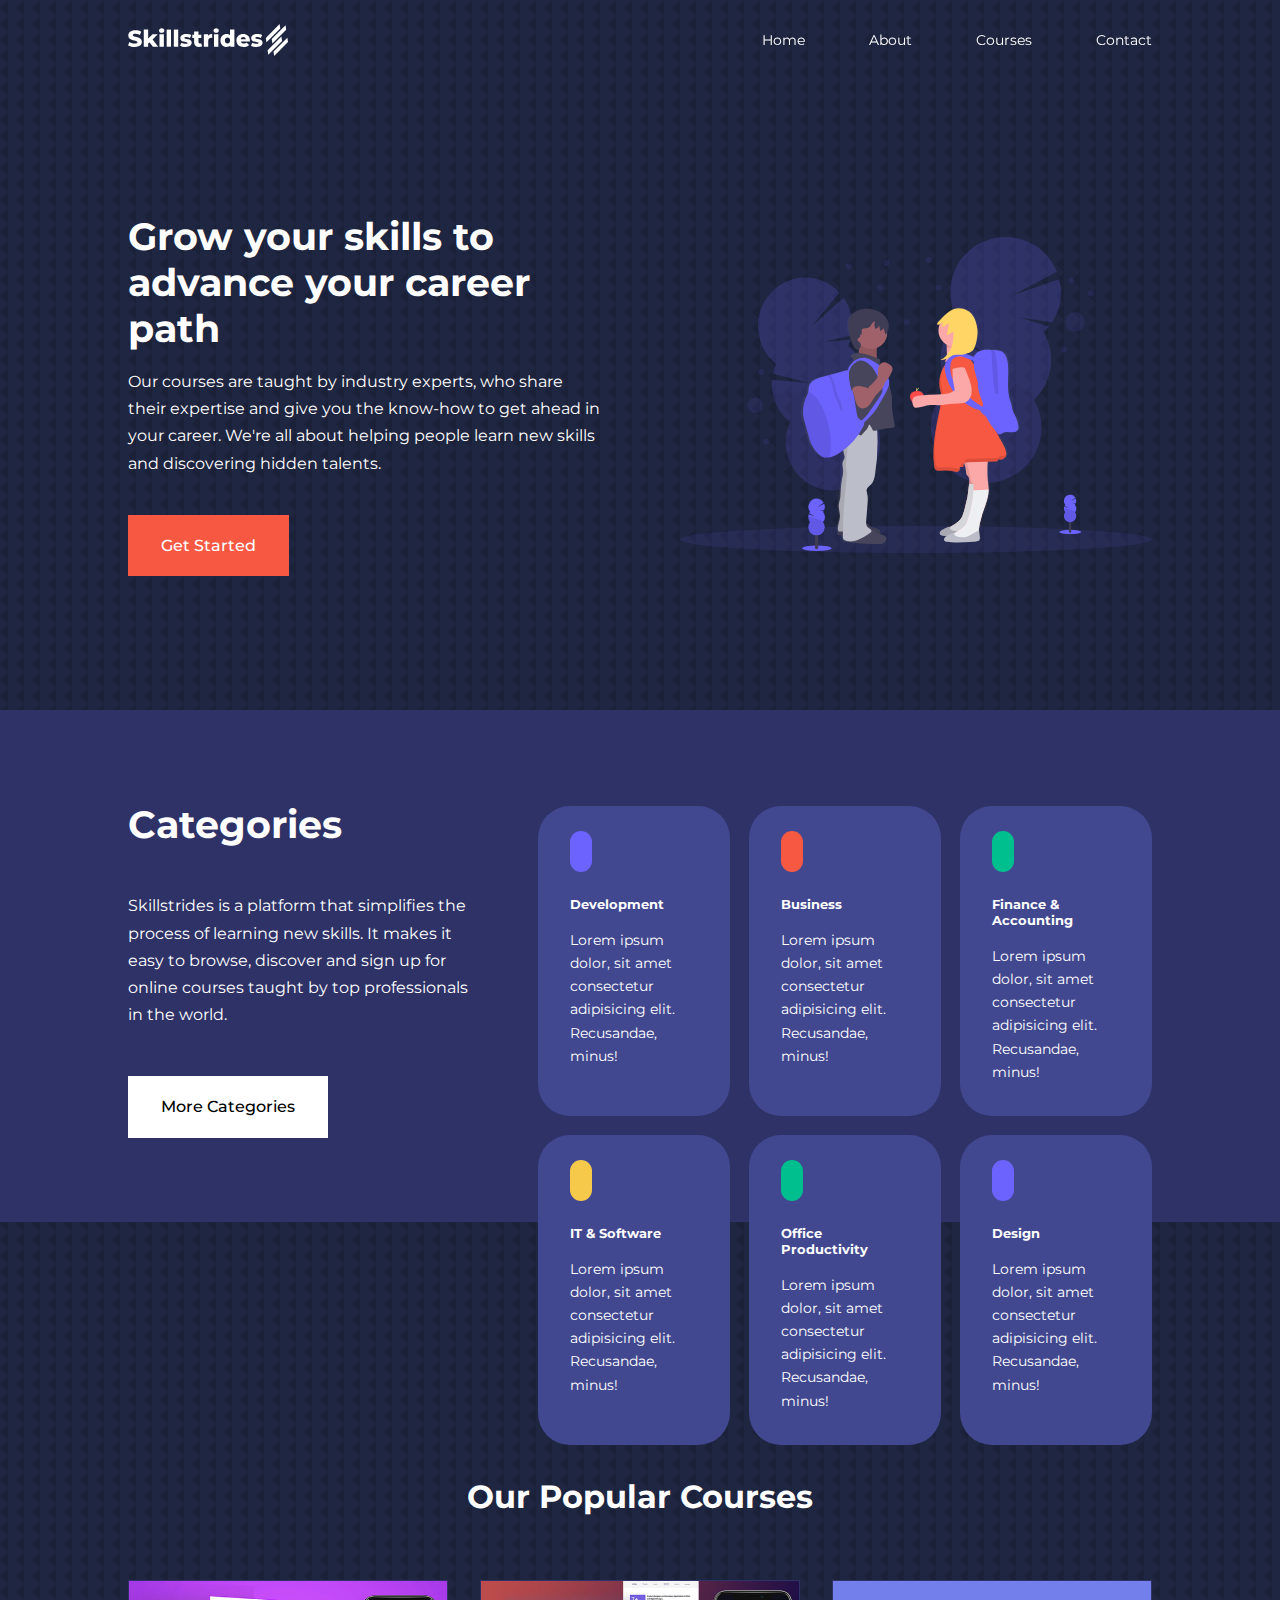
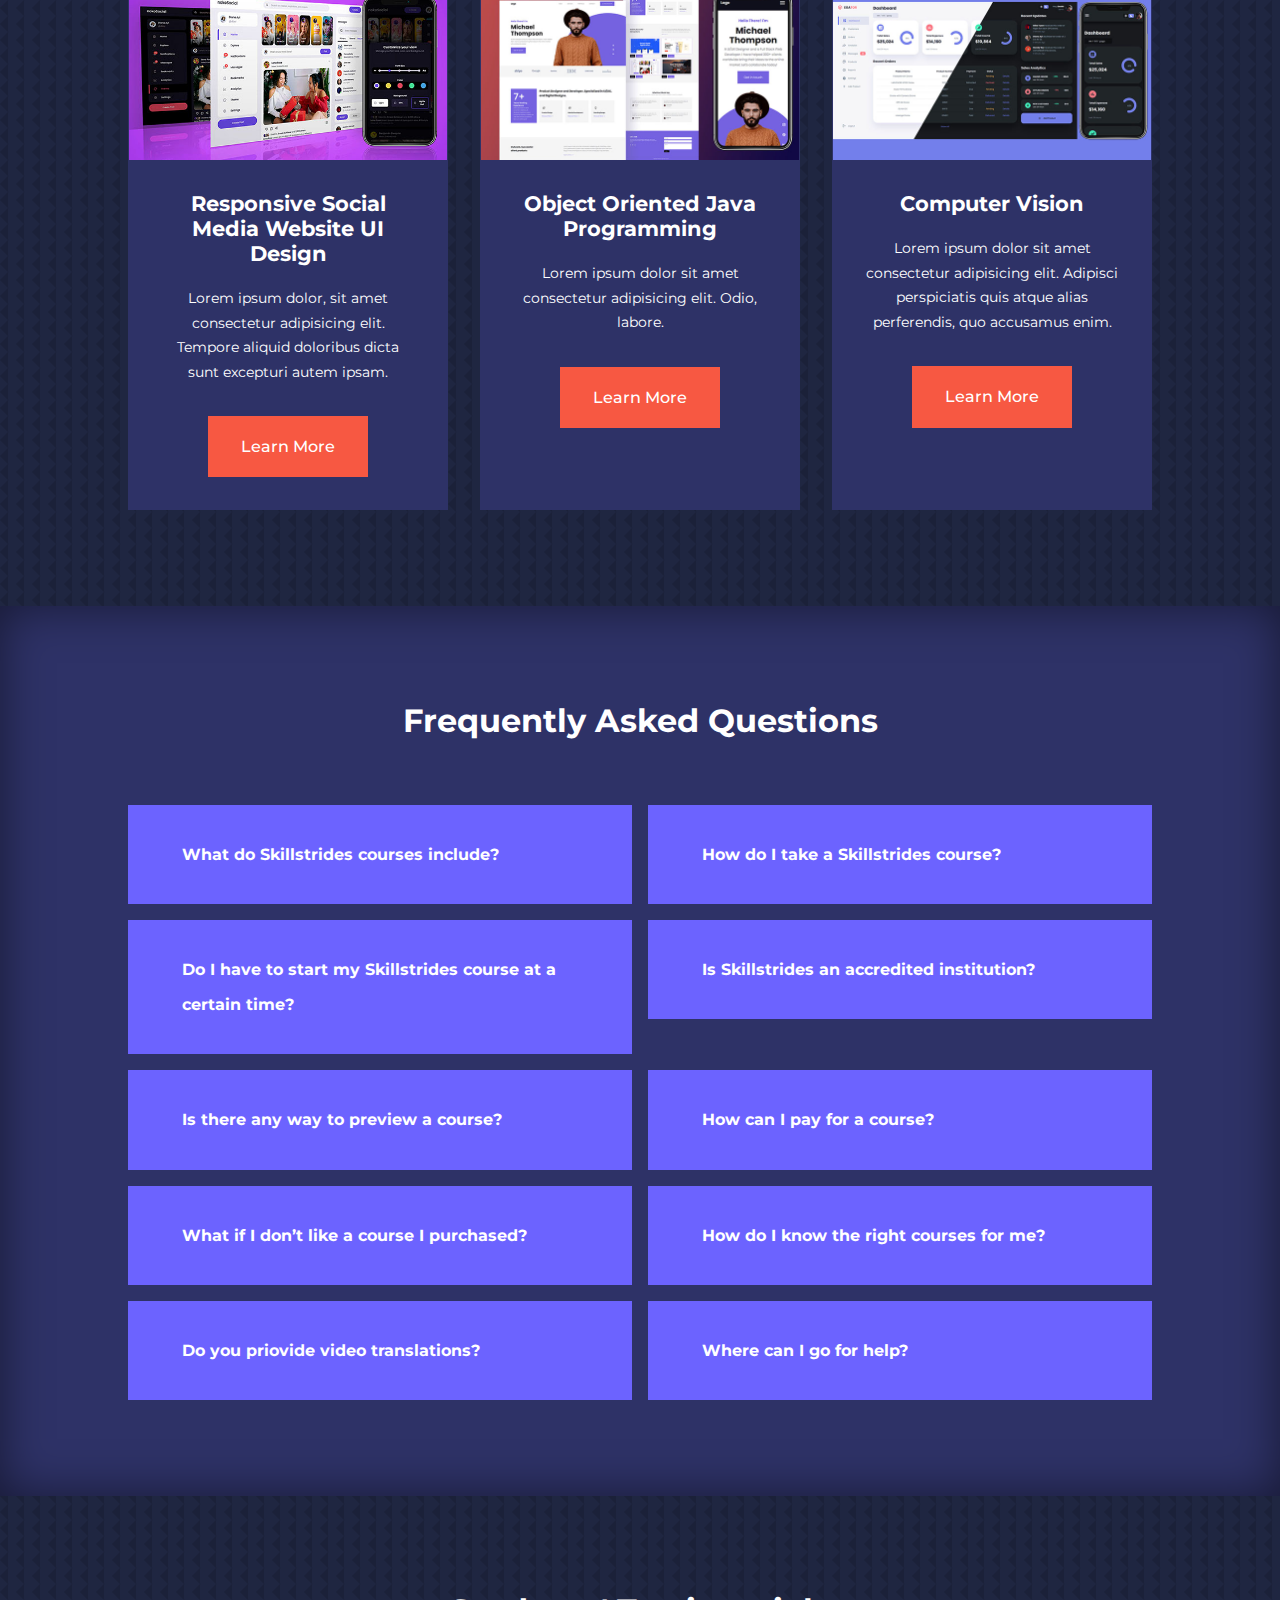
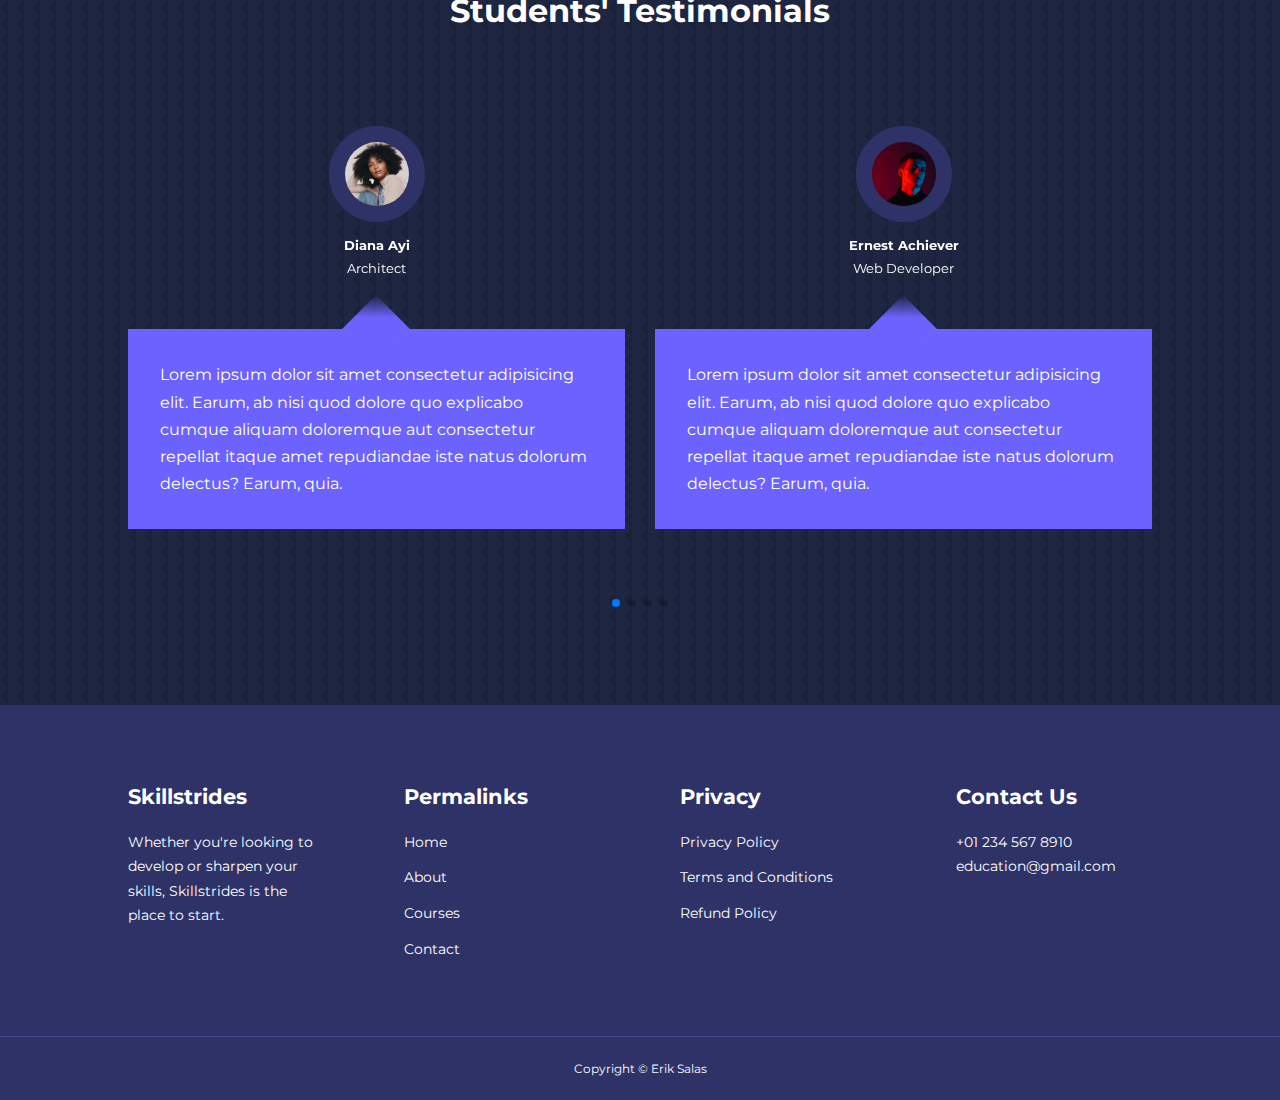
<file: index.html>
<!DOCTYPE html>
<html lang="en">

<head>
  <meta charset="UTF-8">
  <meta http-equiv="X-UA-Compatible" content="IE=edge">
  <meta name="viewport" content="width=device-width, initial-scale=1.0">
  <title>Skillstrides</title>

  <!-- ICONSCOUT CDN -->
  <link rel="stylesheet" href="https://unicons.iconscout.com/release/v2.1.6/css/unicons.css">

  <!-- SWIPER JS -->
  <link rel="stylesheet" href="https://unpkg.com/swiper@8/swiper-bundle.min.css" />

  <!-- GOOGLE FONTS (MONTSERRAT) -->
  <link rel="preconnect" href="https://fonts.googleapis.com">
  <link rel="preconnect" href="https://fonts.gstatic.com" crossorigin>
  <link href="https://fonts.googleapis.com/css2?family=Montserrat:wght@300;400;500;600;700;800;900&display=swap"
    rel="stylesheet">

  <link rel="stylesheet" href="./css/style.css">
  <style>
    body {
      background-image: url("./images/bg-texture.png");
    }
  </style>
</head>

<body>
  <!-- =========================== NAVBAR =========================== -->
  <nav>
    <div class="container nav__container">
      <a href="index.html">
        <!-- <div class="logo__container">

        </div> -->
        <img class="logo" src="images/skillstrideslogo.svg" alt="">
      </a>
      <ul class="nav__menu">
        <li><a href="index.html">Home</a></li>
        <li><a href="about.html">About</a></li>
        <li><a href="courses.html">Courses</a></li>
        <li><a href="contact.html">Contact</a></li>
      </ul>
      <button id="open-menu-btn"><i class="uil uil-bars"></i></button>
      <button id="close-menu-btn"><i class="uil uil-multiply"></i></i></button>
    </div>
  </nav>
  <!-- =========================== END OF NAVBAR 
  =========================== -->

  <!-- =========================== HEADER =========================== -->
  <header>
    <div class="container header__container">
      <div class="header__left">
        <h1>Grow your skills to advance your career path</h1>
        <p> Our courses are taught by industry experts, who share their expertise and give you the
          know-how to get ahead in your career. We're all about helping people learn new skills and discovering hidden
          talents.</p>
        <a href="#categories" class="btn btn-primary">Get Started</a>
      </div>
      <div class="header__right">
        <div class="header__right-image">
          <img src="./images/header.svg" alt="header image">
        </div>
      </div>
    </div>
  </header>
  <!-- =========================== END OF HEADER 
  =========================== -->

  <!-- =========================== CATEGORIES =========================== -->
  <section class="categories" id="categories">
    <div class="container categories__container">
      <div class="categories__left">
        <h1>Categories</h1>
        <p>Skillstrides is a platform that simplifies the process of learning new skills. It makes it easy to browse,
          discover and sign up for online courses taught by top professionals in the world.</p>
        <a href="#" class="btn">More Categories</a>
      </div>

      <div class="categories__right">
        <article class="category">
          <span class="category__icon"><i class="uil uil-brackets-curly"></i></i></span>
          <h5>Development</h5>
          <p>Lorem ipsum dolor, sit amet consectetur adipisicing elit. Recusandae, minus!</p>
        </article>

        <article class="category">
          <span class="category__icon"><i class="uil uil-puzzle-piece"></i></i></span>
          <h5>Business</h5>
          <p>Lorem ipsum dolor, sit amet consectetur adipisicing elit. Recusandae, minus!</p>
        </article>

        <article class="category">
          <span class="category__icon"><i class="uil uil-usd-circle"></i></span>
          <h5>Finance & Accounting</h5>
          <p>Lorem ipsum dolor, sit amet consectetur adipisicing elit. Recusandae, minus!</p>
        </article>

        <article class="category">
          <span class="category__icon"><i class="uil uil-server"></i></span>
          <h5>IT & Software</h5>
          <p>Lorem ipsum dolor, sit amet consectetur adipisicing elit. Recusandae, minus!</p>
        </article>

        <article class="category">
          <span class="category__icon"><i class="uil uil-suitcase"></i></span>
          <h5>Office Productivity</h5>
          <p>Lorem ipsum dolor, sit amet consectetur adipisicing elit. Recusandae, minus!</p>
        </article>

        <article class="category">
          <span class="category__icon"><i class="uil uil-vector-square"></i></i></span>
          <h5>Design

          </h5>
          <p>Lorem ipsum dolor, sit amet consectetur adipisicing elit. Recusandae, minus!</p>
        </article>
      </div>
    </div>
  </section>
  <!-- =========================== END OF CATEGORIES 
  =========================== -->

  <!-- =========================== SECTION: COURSES =========================== -->
  <section class="courses">
    <h2>Our Popular Courses</h2>
    <div class="container courses__container">
      <article class="course">
        <div class="course__image">
          <img src="./images/course1.jpg" alt="Course 1">
        </div>
        <div class="course__info">
          <h4>Responsive Social Media Website UI Design</h4>
          <p>Lorem ipsum dolor, sit amet consectetur adipisicing elit. Tempore aliquid doloribus dicta sunt excepturi
            autem ipsam.</p>
          <a href="courses.html" class="btn btn-primary">Learn More</a>
        </div>
      </article>

      <article class="course">
        <div class="course__image">
          <img src="./images/course2.jpg" alt="Course 1">
        </div>
        <div class="course__info">
          <h4>Object Oriented Java Programming</h4>
          <p>Lorem ipsum dolor sit amet consectetur adipisicing elit. Odio, labore.</p>
          <a href="courses.html" class="btn btn-primary">Learn More</a>
        </div>
      </article>

      <article class="course">
        <div class="course__image">
          <img src="./images/course3.jpg" alt="Course 1">
        </div>
        <div class="course__info">
          <h4>Computer Vision</h4>
          <p>Lorem ipsum dolor sit amet consectetur adipisicing elit. Adipisci perspiciatis quis atque alias
            perferendis, quo accusamus enim.</p>
          <a href="courses.html" class="btn btn-primary">Learn More</a>
        </div>
      </article>
    </div>
  </section>

  <!-- =========================== END OF SECTION: COURSES
  =========================== -->

  <!-- =========================== SECTION: FAQs =========================== -->
  <section class="faqs">
    <h2>Frequently Asked Questions</h2>
    <div class="container faqs__container">
      <article class="faq">
        <div class="faq__icon"><i class="uil uil-plus"></i></div>
        <div class="question__answer">
          <h4>What do Skillstrides courses include?</h4>
          <p>
            Lorem ipsum dolor, sit amet consectetur adipisicing elit. Voluptas ipsum placeat itaque natus rem, sed saepe
            atque dolores repellat quia modi amet ipsam eum unde. Pariatur numquam ea explicabo molestias?
          </p>
        </div>
      </article>

      <article class="faq">
        <div class="faq__icon"><i class="uil uil-plus"></i></div>
        <div class="question__answer">
          <h4>How do I take a Skillstrides course?</h4>
          <p>
            Lorem ipsum dolor sit amet consectetur, adipisicing elit. Dolorum repellendus cupiditate tempora
            exercitationem possimus obcaecati eius suscipit. Distinctio, iste! Ducimus ipsa nemo voluptas, delectus sed
            ratione eum? Perferendis voluptatem magnam dignissimos est ipsa consequuntur ut in molestias fugit! Quos,
            magnam!
          </p>
        </div>
      </article>

      <article class="faq">
        <div class="faq__icon"><i class="uil uil-plus"></i></div>
        <div class="question__answer">
          <h4>Do I have to start my Skillstrides course at a certain time?</h4>
          <p>
            Lorem ipsum dolor, sit amet consectetur adipisicing elit. Eum harum doloremque soluta asperiores atque
            reprehenderit! Blanditiis libero voluptatum quod possimus eveniet facilis accusantium quos architecto
            numquam voluptas.
          </p>
        </div>
      </article>

      <article class="faq">
        <div class="faq__icon"><i class="uil uil-plus"></i></div>
        <div class="question__answer">
          <h4>Is Skillstrides an accredited institution?</h4>
          <p>
            Lorem ipsum dolor sit amet consectetur adipisicing elit. Et fugiat eaque numquam laudantium esse
            necessitatibus labore totam?
          </p>
        </div>
      </article>

      <article class="faq">
        <div class="faq__icon"><i class="uil uil-plus"></i></div>
        <div class="question__answer">
          <h4>Is there any way to preview a course?</h4>
          <p>
            Lorem ipsum dolor sit amet consectetur adipisicing elit. Quia, ullam voluptas, delectus doloremque minima id
            nesciunt laborum cupiditate neque, facere reiciendis illo ex suscipit placeat voluptatem? Eos eligendi
            provident eius.
          </p>
        </div>
      </article>

      <article class="faq">
        <div class="faq__icon"><i class="uil uil-plus"></i></div>
        <div class="question__answer">
          <h4>How can I pay for a course?</h4>
          <p>
            Lorem ipsum dolor sit amet, consectetur adipisicing elit. Earum minima, facilis odit vitae architecto illo
            quidem harum ipsa officiis temporibus culpa, repellat totam consequuntur cumque libero odio cum modi?
          </p>
        </div>
      </article>

      <article class="faq">
        <div class="faq__icon"><i class="uil uil-plus"></i></div>
        <div class="question__answer">
          <h4>What if I don’t like a course I purchased?</h4>
          <p>
            Lorem ipsum, dolor sit amet consectetur adipisicing elit. Deleniti commodi aspernatur eaque vitae nulla quos
            ea, ipsum at ratione consectetur laboriosam veniam magnam explicabo facere, labore rem? Commodi veniam
            consequuntur neque repellat placeat deleniti, minima unde dicta distinctio deserunt, officia ducimus
            repellendus, obcaecati illo voluptates quisquam eum id eos!
          </p>
        </div>
      </article>

      <article class="faq">
        <div class="faq__icon"><i class="uil uil-plus"></i></div>
        <div class="question__answer">
          <h4>How do I know the right courses for me?</h4>
          <p>
            Lorem ipsum dolor sit amet consectetur, adipisicing elit. Repudiandae molestiae quidem provident ducimus,
            voluptatum distinctio natus? Magni deserunt in modi harum voluptate itaque sit accusantium, consequuntur
            quod iste, nesciunt debitis?
          </p>
        </div>
      </article>

      <article class="faq">
        <div class="faq__icon"><i class="uil uil-plus"></i></div>
        <div class="question__answer">
          <h4>Do you priovide video translations?</h4>
          <p>
            Lorem ipsum dolor sit amet consectetur adipisicing elit. Voluptatum iste quia est quaerat inventore culpa
            iusto minus sit fuga odio? Voluptates nostrum, consequatur dignissimos fugit explicabo expedita vel suscipit
            officia! Optio expedita impedit dolorum aliquam odio? Odio perferendis dolor nemo delectus alias!
          </p>
        </div>
      </article>

      <article class="faq">
        <div class="faq__icon"><i class="uil uil-plus"></i></div>
        <div class="question__answer">
          <h4>Where can I go for help?</h4>
          <p>
            Lorem ipsum dolor sit, amet consectetur adipisicing elit. Ea aut blanditiis laboriosam maiores in modi unde
            quam. A, eveniet ad.
          </p>
        </div>
      </article>

    </div>
  </section>

  <!-- =========================== END OF SECTION: FAQs
  =========================== -->



  <!-- =========================== SECTION: TESTIMONIALS =========================== -->
  <section class="container testimonials__container mySwiper">
    <h2>Students' Testimonials</h2>
    <div class="swiper-wrapper">
      <article class="testimonial swiper-slide">
        <div class="avatar">
          <img src="./images/avatar1.jpg" alt="Testimonial Avatar">
        </div>
        <div class="testimonial__info">
          <h5>Diana Ayi</h5>
          <small>Architect</small>
        </div>
        <div class="testimonial__body">
          <p>Lorem ipsum dolor sit amet consectetur adipisicing elit. Earum, ab nisi quod dolore quo explicabo cumque
            aliquam doloremque aut consectetur repellat itaque amet repudiandae iste natus dolorum delectus? Earum,
            quia.</p>
        </div>
      </article>

      <article class="testimonial swiper-slide">
        <div class="avatar">
          <img src="./images/avatar2.jpg" alt="Testimonial Avatar">
        </div>
        <div class="testimonial__info">
          <h5>Ernest Achiever</h5>
          <small>Web Developer</small>
        </div>
        <div class="testimonial__body">
          <p>Lorem ipsum dolor sit amet consectetur adipisicing elit. Earum, ab nisi quod dolore quo explicabo cumque
            aliquam doloremque aut consectetur repellat itaque amet repudiandae iste natus dolorum delectus? Earum,
            quia.</p>
        </div>
      </article>

      <article class="testimonial swiper-slide">
        <div class="avatar">
          <img src="./images/avatar3.jpg" alt="Testimonial Avatar">
        </div>
        <div class="testimonial__info">
          <h5>Edem Quist</h5>
          <small>Graphic Designer</small>
        </div>
        <div class="testimonial__body">
          <p>Lorem ipsum dolor sit amet consectetur adipisicing elit. Earum, ab nisi quod dolore quo explicabo cumque
            aliquam doloremque aut consectetur repellat itaque amet repudiandae iste natus dolorum delectus? Earum,
            quia.</p>
        </div>
      </article>

      <article class="testimonial swiper-slide">
        <div class="avatar">
          <img src="./images/avatar4.jpg" alt="Testimonial Avatar">
        </div>
        <div class="testimonial__info">
          <h5>Hajia Bintu</h5>
          <small>Accountant</small>
        </div>
        <div class="testimonial__body">
          <p>Lorem ipsum dolor sit amet consectetur adipisicing elit. Earum, ab nisi quod dolore quo explicabo cumque
            aliquam doloremque aut consectetur repellat itaque amet repudiandae iste natus dolorum delectus? Earum,
            quia.</p>
        </div>
      </article>

      <article class="testimonial swiper-slide">
        <div class="avatar">
          <img src="./images/avatar5.jpg" alt="Testimonial Avatar">
        </div>
        <div class="testimonial__info">
          <h5>Jane Doe</h5>
          <small>Freelancer</small>
        </div>
        <div class="testimonial__body">
          <p>Lorem ipsum dolor sit amet consectetur adipisicing elit. Earum, ab nisi quod dolore quo explicabo cumque
            aliquam doloremque aut consectetur repellat itaque amet repudiandae iste natus dolorum delectus? Earum,
            quia.</p>
        </div>
      </article>
    </div>
    <div class="swiper-pagination"></div>
  </section>

  <!-- =========================== END OF SECTION: TESTIMONIALS
  =========================== -->


  <!-- =========================== SECTION: FOOTER =========================== -->
  <footer>
    <div class="container footer__container">
      <div class="footer__1">
        <a href="index.html" class="footer__logo">
          <h4>Skillstrides</h4>
        </a>
        <p>Whether you're looking to develop or sharpen your skills, Skillstrides is the place to start.</p>
      </div>

      <div class="footer__2">
        <h4>Permalinks</h4>
        <ul class="permalinks">
          <li><a href="index.html">Home</a></li>
          <li><a href="about.html">About</a></li>
          <li><a href="courses.html">Courses</a></li>
          <li><a href="contact.html">Contact</a></li>
        </ul>
      </div>

      <div class="footer__3">
        <h4>Privacy</h4>
        <ul class="privacy">
          <li><a href="#">Privacy Policy</a></li>
          <li><a href="#">Terms and Conditions</a></li>
          <li><a href="#">Refund Policy</a></li>
        </ul>
      </div>

      <div class="footer__4">
        <h4>Contact Us</h4>
        <div>
          <p>+01 234 567 8910</p>
          <p>education@gmail.com</p>
        </div>
        <ul class="footer__socials">
          <li><a href="#"><i class="uil uil-facebook-f"></i></a></li>
          <li><a href="#"><i class="uil uil-instagram-alt"></i></a></li>
          <li><a href="#"><i class="uil uil-twitter"></i></a></li>
          <li><a href="#"><i class="uil uil-linkedin-alt"></i></a></li>
        </ul>
      </div>
    </div>

    <div class="footer__copyright">
      <small>Copyright &copy; Erik Salas</small>
    </div>
  </footer>
  <!-- =========================== END OF SECTION: FOOTER
  =========================== -->


  <!-- =========================== SECTION: OVERLAY =========================== -->
  <div class="overlay"></div>

  <!-- =========================== END OF SECTION: OVERLAY
  =========================== -->

  <script src="https://unpkg.com/swiper@8/swiper-bundle.min.js"></script>
  <script src="./main.js"></script>

  <script>
    var swiper = new Swiper(".mySwiper", {
      slidesPerView: 1,
      spaceBetween: 30,
      pagination: {
        el: ".swiper-pagination",
        clickable: true,
      },
      //when window width is >= 600px
      breakpoints: {
        600: {
          slidesPerView: 2
        },


      }
    });
  </script>
</body>

</html>
</file>
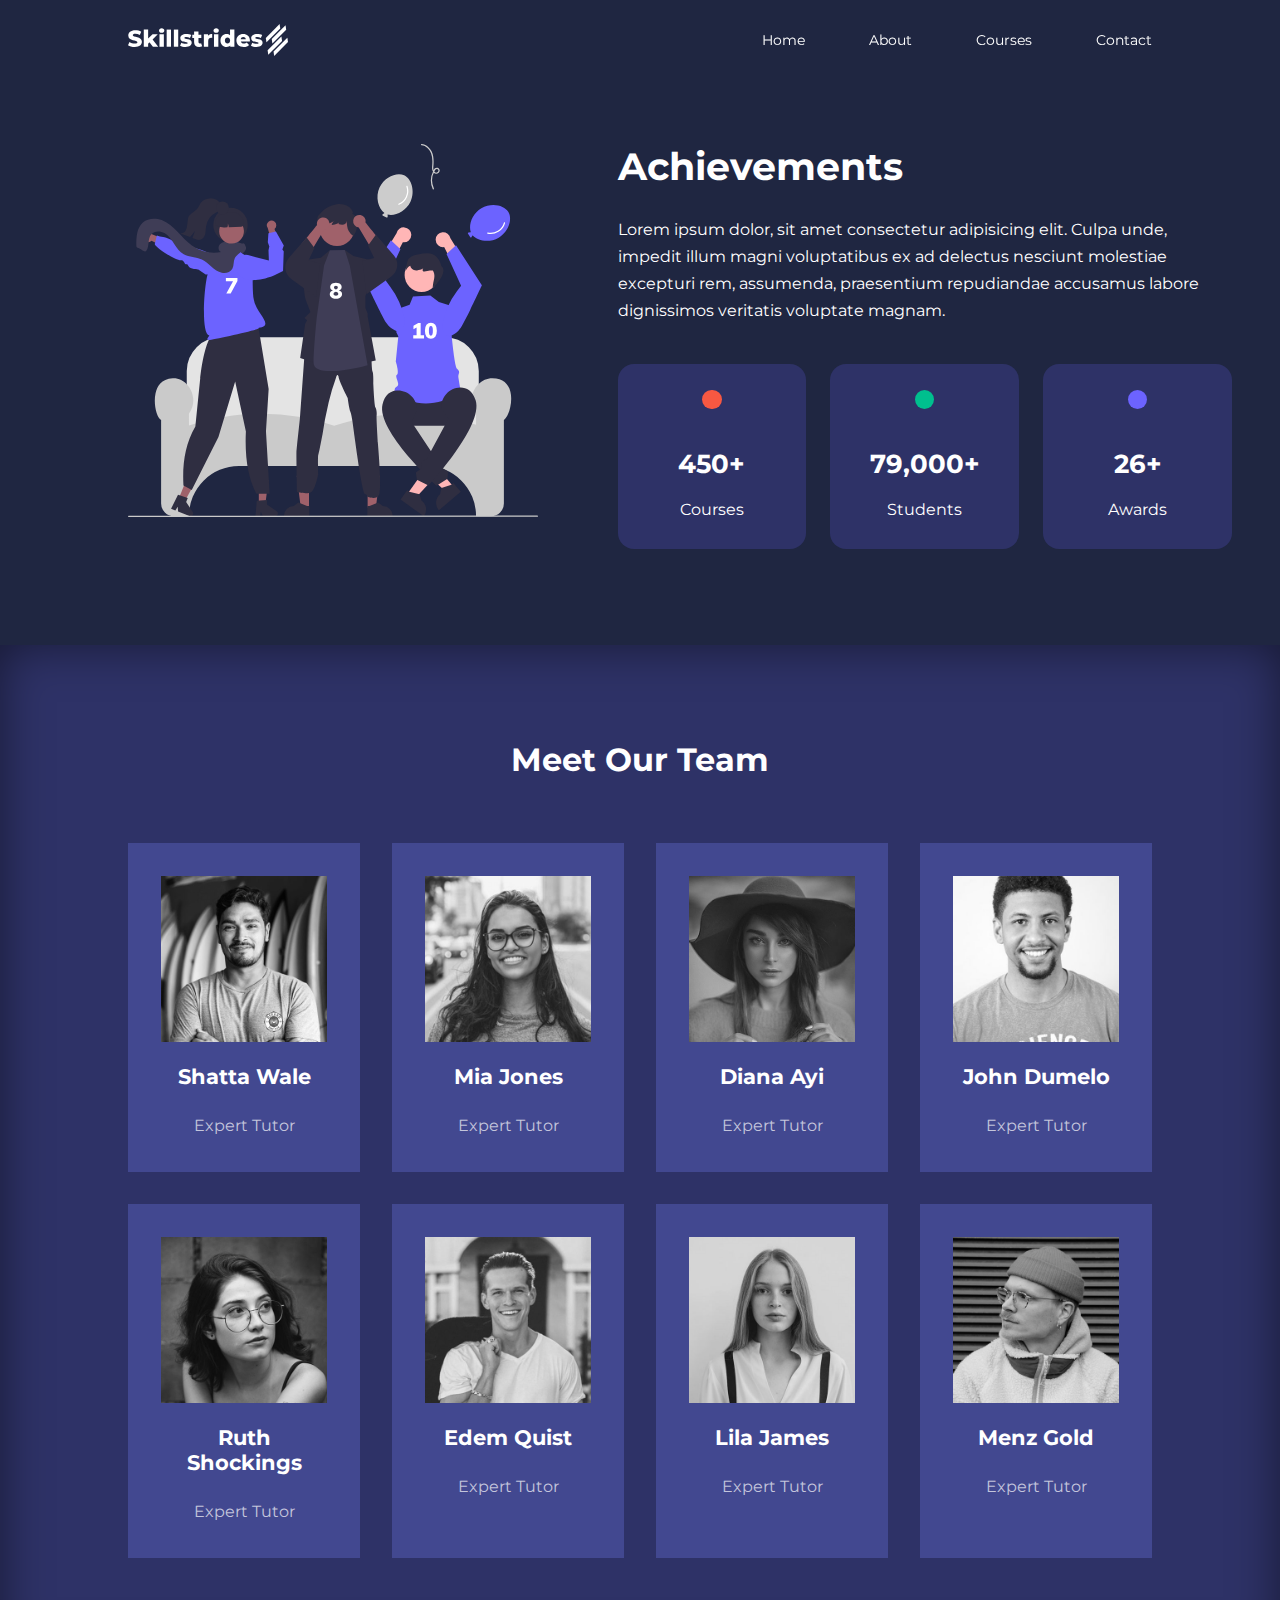
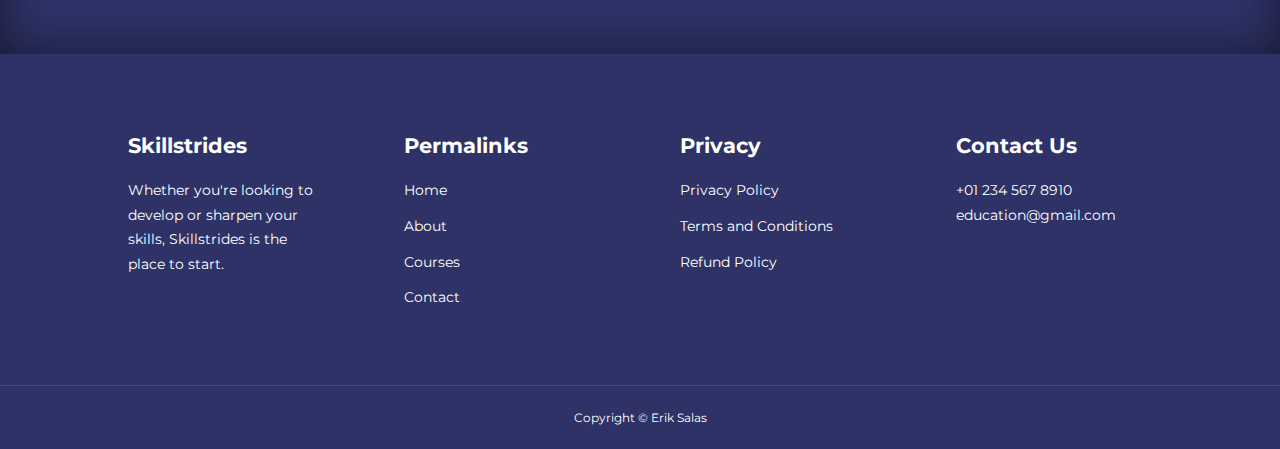
<file: about.html>
<!DOCTYPE html>
<html lang="en">

<head>
  <meta charset="UTF-8">
  <meta http-equiv="X-UA-Compatible" content="IE=edge">
  <meta name="viewport" content="width=device-width, initial-scale=1.0">
  <title>Skillstrides</title>

  <!-- ICONSCOUT CDN -->
  <link rel="stylesheet" href="https://unicons.iconscout.com/release/v2.1.6/css/unicons.css">

  <!-- GOOGLE FONTS (MONTSERRAT) -->
  <link rel="preconnect" href="https://fonts.googleapis.com">
  <link rel="preconnect" href="https://fonts.gstatic.com" crossorigin>
  <link href="https://fonts.googleapis.com/css2?family=Montserrat:wght@300;400;500;600;700;800;900&display=swap"
    rel="stylesheet">

  <link rel="stylesheet" href="./css/style.css">
  <link rel="stylesheet" href="./css/about.css">
</head>

<body>
  <!-- =========================== NAVBAR =========================== -->
  <nav>
    <div class="container nav__container">
      <a href="index.html">
        <img class="logo" src="images/skillstrideslogo.svg" alt="">
      </a>
      <ul class="nav__menu">
        <li><a href="index.html">Home</a></li>
        <li><a href="about.html">About</a></li>
        <li><a href="courses.html">Courses</a></li>
        <li><a href="contact.html">Contact</a></li>
      </ul>
      <button id="open-menu-btn"><i class="uil uil-bars"></i></button>
      <button id="close-menu-btn"><i class="uil uil-multiply"></i></i></button>
    </div>
  </nav>
  <!-- =========================== END OF NAVBAR 
  =========================== -->

  <!-- =========================== SECTION: ABOUT ACHIEVEMENTS =========================== -->
  <section class="about__achievements">
    <div class="container about__achievements-container">
      <div class="about__achievements-left">
        <img src="./images/about achievements.svg" alt="">
      </div>
      <div class="about__achievements-right">
        <h1>Achievements</h1>
        <p>Lorem ipsum dolor, sit amet consectetur adipisicing elit. Culpa unde, impedit illum magni voluptatibus ex ad
          delectus nesciunt molestiae excepturi rem, assumenda, praesentium repudiandae accusamus labore dignissimos
          veritatis voluptate magnam.</p>
        <div class="achievements__cards">
          <article class="achievement__card">
            <span class="achievement__icon">
              <i class="uil uil-video"></i>
            </span>
            <h3>450+</h3>
            <p>Courses</p>
          </article>
          <article class="achievement__card">
            <span class="achievement__icon">
              <i class="uil uil-users-alt"></i>
            </span>
            <h3>79,000+</h3>
            <p>Students</p>
          </article>
          <article class="achievement__card">
            <span class="achievement__icon">
              <i class="uil uil-trophy"></i>
            </span>
            <h3>26+</h3>
            <p>Awards</p>
          </article>
        </div>
      </div>
    </div>
  </section>
  <!-- =========================== END OF SECTION: ABOUT ACHIEVEMENTS
    =========================== -->

  <!-- =========================== SECTION: TEAM =========================== -->
  <section class="team">
    <h2>Meet Our Team</h2>
    <div class="container team__container">
      <article class="team__member">
        <div class="team__member-image">
          <img src="./images/tm1.jpg" alt="">
        </div>
        <div class="team__member-info">
          <h4>Shatta Wale</h4>
          <p>Expert Tutor</p>
        </div>
        <div class="team__member-socials">
          <a href="https://instagram.com" target="_blank"><i class="uil uil-instagram"></i></a>
          <a href="https://twitter.com" target="_blank"><i class="uil uil-twitter-alt"></i></a>
          <a href="https://instagram.com" target="_blank"><i class="uil uil-linkedin-alt"></i></a>
        </div>
      </article>
      <article class="team__member">
        <div class="team__member-image">
          <img src="./images/tm2.jpg" alt="">
        </div>
        <div class="team__member-info">
          <h4>Mia Jones</h4>
          <p>Expert Tutor</p>
        </div>
        <div class="team__member-socials">
          <a href="https://instagram.com" target="_blank"><i class="uil uil-instagram"></i></a>
          <a href="https://twitter.com" target="_blank"><i class="uil uil-twitter-alt"></i></a>
          <a href="https://instagram.com" target="_blank"><i class="uil uil-linkedin-alt"></i></a>
        </div>
      </article>
      <article class="team__member">
        <div class="team__member-image">
          <img src="./images/tm3.jpg" alt="">
        </div>
        <div class="team__member-info">
          <h4>Diana Ayi</h4>
          <p>Expert Tutor</p>
        </div>
        <div class="team__member-socials">
          <a href="https://instagram.com" target="_blank"><i class="uil uil-instagram"></i></a>
          <a href="https://twitter.com" target="_blank"><i class="uil uil-twitter-alt"></i></a>
          <a href="https://instagram.com" target="_blank"><i class="uil uil-linkedin-alt"></i></a>
        </div>
      </article>
      <article class="team__member">
        <div class="team__member-image">
          <img src="./images/tm4.jpg" alt="">
        </div>
        <div class="team__member-info">
          <h4>John Dumelo</h4>
          <p>Expert Tutor</p>
        </div>
        <div class="team__member-socials">
          <a href="https://instagram.com" target="_blank"><i class="uil uil-instagram"></i></a>
          <a href="https://twitter.com" target="_blank"><i class="uil uil-twitter-alt"></i></a>
          <a href="https://instagram.com" target="_blank"><i class="uil uil-linkedin-alt"></i></a>
        </div>
      </article>
      <article class="team__member">
        <div class="team__member-image">
          <img src="./images/tm5.jpg" alt="">
        </div>
        <div class="team__member-info">
          <h4>Ruth Shockings</h4>
          <p>Expert Tutor</p>
        </div>
        <div class="team__member-socials">
          <a href="https://instagram.com" target="_blank"><i class="uil uil-instagram"></i></a>
          <a href="https://twitter.com" target="_blank"><i class="uil uil-twitter-alt"></i></a>
          <a href="https://instagram.com" target="_blank"><i class="uil uil-linkedin-alt"></i></a>
        </div>
      </article>
      <article class="team__member">
        <div class="team__member-image">
          <img src="./images/tm6.jpg" alt="">
        </div>
        <div class="team__member-info">
          <h4>Edem Quist</h4>
          <p>Expert Tutor</p>
        </div>
        <div class="team__member-socials">
          <a href="https://instagram.com" target="_blank"><i class="uil uil-instagram"></i></a>
          <a href="https://twitter.com" target="_blank"><i class="uil uil-twitter-alt"></i></a>
          <a href="https://instagram.com" target="_blank"><i class="uil uil-linkedin-alt"></i></a>
        </div>
      </article>
      <article class="team__member">
        <div class="team__member-image">
          <img src="./images/tm7.jpg" alt="">
        </div>
        <div class="team__member-info">
          <h4>Lila James</h4>
          <p>Expert Tutor</p>
        </div>
        <div class="team__member-socials">
          <a href="https://instagram.com" target="_blank"><i class="uil uil-instagram"></i></a>
          <a href="https://twitter.com" target="_blank"><i class="uil uil-twitter-alt"></i></a>
          <a href="https://instagram.com" target="_blank"><i class="uil uil-linkedin-alt"></i></a>
        </div>
      </article>
      <article class="team__member">
        <div class="team__member-image">
          <img src="./images/tm8.jpg" alt="">
        </div>
        <div class="team__member-info">
          <h4>Menz Gold</h4>
          <p>Expert Tutor</p>
        </div>
        <div class="team__member-socials">
          <a href="https://instagram.com" target="_blank"><i class="uil uil-instagram"></i></a>
          <a href="https://twitter.com" target="_blank"><i class="uil uil-twitter-alt"></i></a>
          <a href="https://instagram.com" target="_blank"><i class="uil uil-linkedin-alt"></i></a>
        </div>
      </article>
    </div>
  </section>
  <!-- =========================== END OF SECTION: TEAM
    =========================== -->

  <!-- =========================== SECTION: FOOTER =========================== -->
  <footer>
    <div class="container footer__container">
      <div class="footer__1">
        <a href="index.html" class="footer__logo">
          <h4>Skillstrides</h4>
        </a>
        <p>Whether you're looking to develop or sharpen your skills, Skillstrides is the place to start.</p>
      </div>

      <div class="footer__2">
        <h4>Permalinks</h4>
        <ul class="permalinks">
          <li><a href="index.html">Home</a></li>
          <li><a href="about.html">About</a></li>
          <li><a href="courses.html">Courses</a></li>
          <li><a href="contact.html">Contact</a></li>
        </ul>
      </div>

      <div class="footer__3">
        <h4>Privacy</h4>
        <ul class="privacy">
          <li><a href="#">Privacy Policy</a></li>
          <li><a href="#">Terms and Conditions</a></li>
          <li><a href="#">Refund Policy</a></li>
        </ul>
      </div>

      <div class="footer__4">
        <h4>Contact Us</h4>
        <div>
          <p>+01 234 567 8910</p>
          <p>education@gmail.com</p>
        </div>
        <ul class="footer__socials">
          <li><a href="#"><i class="uil uil-facebook-f"></i></a></li>
          <li><a href="#"><i class="uil uil-instagram-alt"></i></a></li>
          <li><a href="#"><i class="uil uil-twitter"></i></a></li>
          <li><a href="#"><i class="uil uil-linkedin-alt"></i></a></li>
        </ul>
      </div>
    </div>

    <div class="footer__copyright">
      <small>Copyright &copy; Erik Salas</small>
    </div>
  </footer>


  <!-- =========================== END OF SECTION: FOOTER
  =========================== -->

  <!-- =========================== SECTION: OVERLAY =========================== -->
  <div class="overlay"></div>

  <!-- =========================== END OF SECTION: OVERLAY
    =========================== -->


  <script src="./main.js"></script>
</body>

</html>
</file>
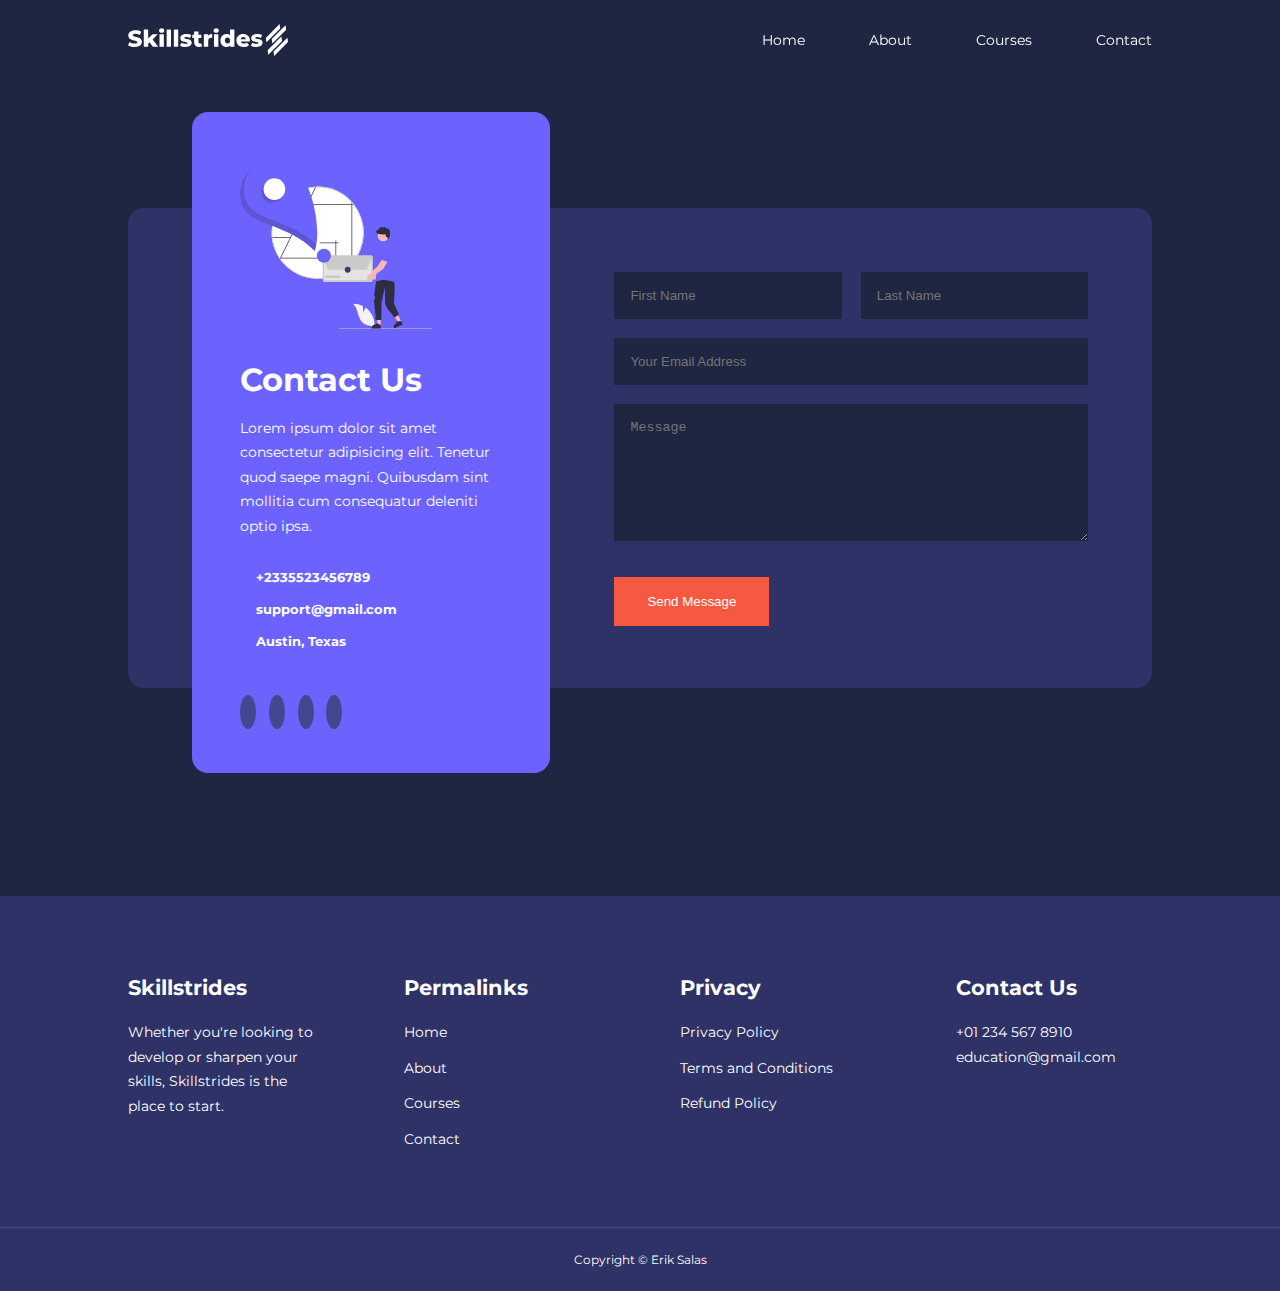
<file: contact.html>
<!DOCTYPE html>
<html lang="en">

<head>
  <meta charset="UTF-8">
  <meta http-equiv="X-UA-Compatible" content="IE=edge">
  <meta name="viewport" content="width=device-width, initial-scale=1.0">
  <title>Skillstrides</title>

  <!-- ICONSCOUT CDN -->
  <link rel="stylesheet" href="https://unicons.iconscout.com/release/v2.1.6/css/unicons.css">

  <!-- GOOGLE FONTS (MONTSERRAT) -->
  <link rel="preconnect" href="https://fonts.googleapis.com">
  <link rel="preconnect" href="https://fonts.gstatic.com" crossorigin>
  <link href="https://fonts.googleapis.com/css2?family=Montserrat:wght@300;400;500;600;700;800;900&display=swap"
    rel="stylesheet">

  <!-- STYLESHEETS -->
  <link rel="stylesheet" href="./css/style.css">
  <link rel="stylesheet" href="./css/contact.css">

</head>

<body>
  <!-- =========================== NAVBAR =========================== -->
  <nav>
    <div class="container nav__container">
      <a href="index.html">
        <img class="logo" src="images/skillstrideslogo.svg" alt="">
      </a>
      <ul class="nav__menu">
        <li><a href="index.html">Home</a></li>
        <li><a href="about.html">About</a></li>
        <li><a href="courses.html">Courses</a></li>
        <li><a href="contact.html">Contact</a></li>
      </ul>
      <button id="open-menu-btn"><i class="uil uil-bars"></i></button>
      <button id="close-menu-btn"><i class="uil uil-multiply"></i></i></button>
    </div>
  </nav>
  <!-- =========================== END OF NAVBAR 
  =========================== -->

  <!-- =========================== SECTION: COURSES =========================== -->
  <section class="contact">
    <div class="container contact__container">
      <aside class="contact__aside">
        <div class="aside__image">
          <img src="./images/contact.svg" alt="">
        </div>
        <h2>Contact Us</h2>
        <p>
          Lorem ipsum dolor sit amet consectetur adipisicing elit. Tenetur quod saepe magni. Quibusdam sint mollitia cum
          consequatur deleniti optio ipsa.
        </p>
        <ul class="contact__details">
          <li>
            <i class="uil uil-phone-times"></i>
            <h5>+2335523456789</h5>
          </li>
          <li>
            <i class="uil uil-envelope"></i>
            <h5>support@gmail.com</h5>
          </li>
          <li>
            <i class="uil uil-location-point"></i>
            <h5>Austin, Texas</h5>
          </li>
        </ul>
        <ul class="contact__socials">
          <li><a href="https://facebook.com"><i class="uil uil-facebook-f"></i></a></li>
          <li><a href="https://instagram.com"><i class="uil uil-instagram"></i></a></li>
          <li><a href="https://twitter.com"><i class="uil uil-twitter"></i></a></li>
          <li><a href="https://linkedin.com"><i class="uil uil-linkedin-alt"></i></a></li>
        </ul>
      </aside>

      <form class="contact__form">
        <div class="form__name">
          <input type="text" name="First Name" placeholder="First Name" required>
          <input type="text" name="Last Name" placeholder="Last Name" required>
        </div>
        <input type="email" name="Email Address" placeholder="Your Email Address" required>
        <textarea name="Message" rows="7" placeholder="Message" required></textarea>
        <button type="submit" class="btn btn-primary">Send Message</button>
      </form>
    </div>
  </section>

  <!-- =========================== END OF SECTION: COURSES
  =========================== -->


  <!-- =========================== SECTION: FOOTER =========================== -->
  <footer>
    <div class="container footer__container">
      <div class="footer__1">
        <a href="index.html" class="footer__logo">
          <h4>Skillstrides</h4>
        </a>
        <p>Whether you're looking to develop or sharpen your skills, Skillstrides is the place to start.</p>
      </div>

      <div class="footer__2">
        <h4>Permalinks</h4>
        <ul class="permalinks">
          <li><a href="index.html">Home</a></li>
          <li><a href="about.html">About</a></li>
          <li><a href="courses.html">Courses</a></li>
          <li><a href="contact.html">Contact</a></li>
        </ul>
      </div>

      <div class="footer__3">
        <h4>Privacy</h4>
        <ul class="privacy">
          <li><a href="#">Privacy Policy</a></li>
          <li><a href="#">Terms and Conditions</a></li>
          <li><a href="#">Refund Policy</a></li>
        </ul>
      </div>

      <div class="footer__4">
        <h4>Contact Us</h4>
        <div>
          <p>+01 234 567 8910</p>
          <p>education@gmail.com</p>
        </div>
        <ul class="footer__socials">
          <li><a href="#"><i class="uil uil-facebook-f"></i></a></li>
          <li><a href="#"><i class="uil uil-instagram-alt"></i></a></li>
          <li><a href="#"><i class="uil uil-twitter"></i></a></li>
          <li><a href="#"><i class="uil uil-linkedin-alt"></i></a></li>
        </ul>
      </div>
    </div>

    <div class="footer__copyright">
      <small>Copyright &copy; Erik Salas</small>
    </div>
  </footer>


  <!-- =========================== END OF SECTION: FOOTER
  =========================== -->

  <!-- =========================== SECTION: OVERLAY =========================== -->
  <div class="overlay"></div>

  <!-- =========================== END OF SECTION: OVERLAY
    =========================== -->


  <script src="./main.js"></script>
</body>

</html>
</file>
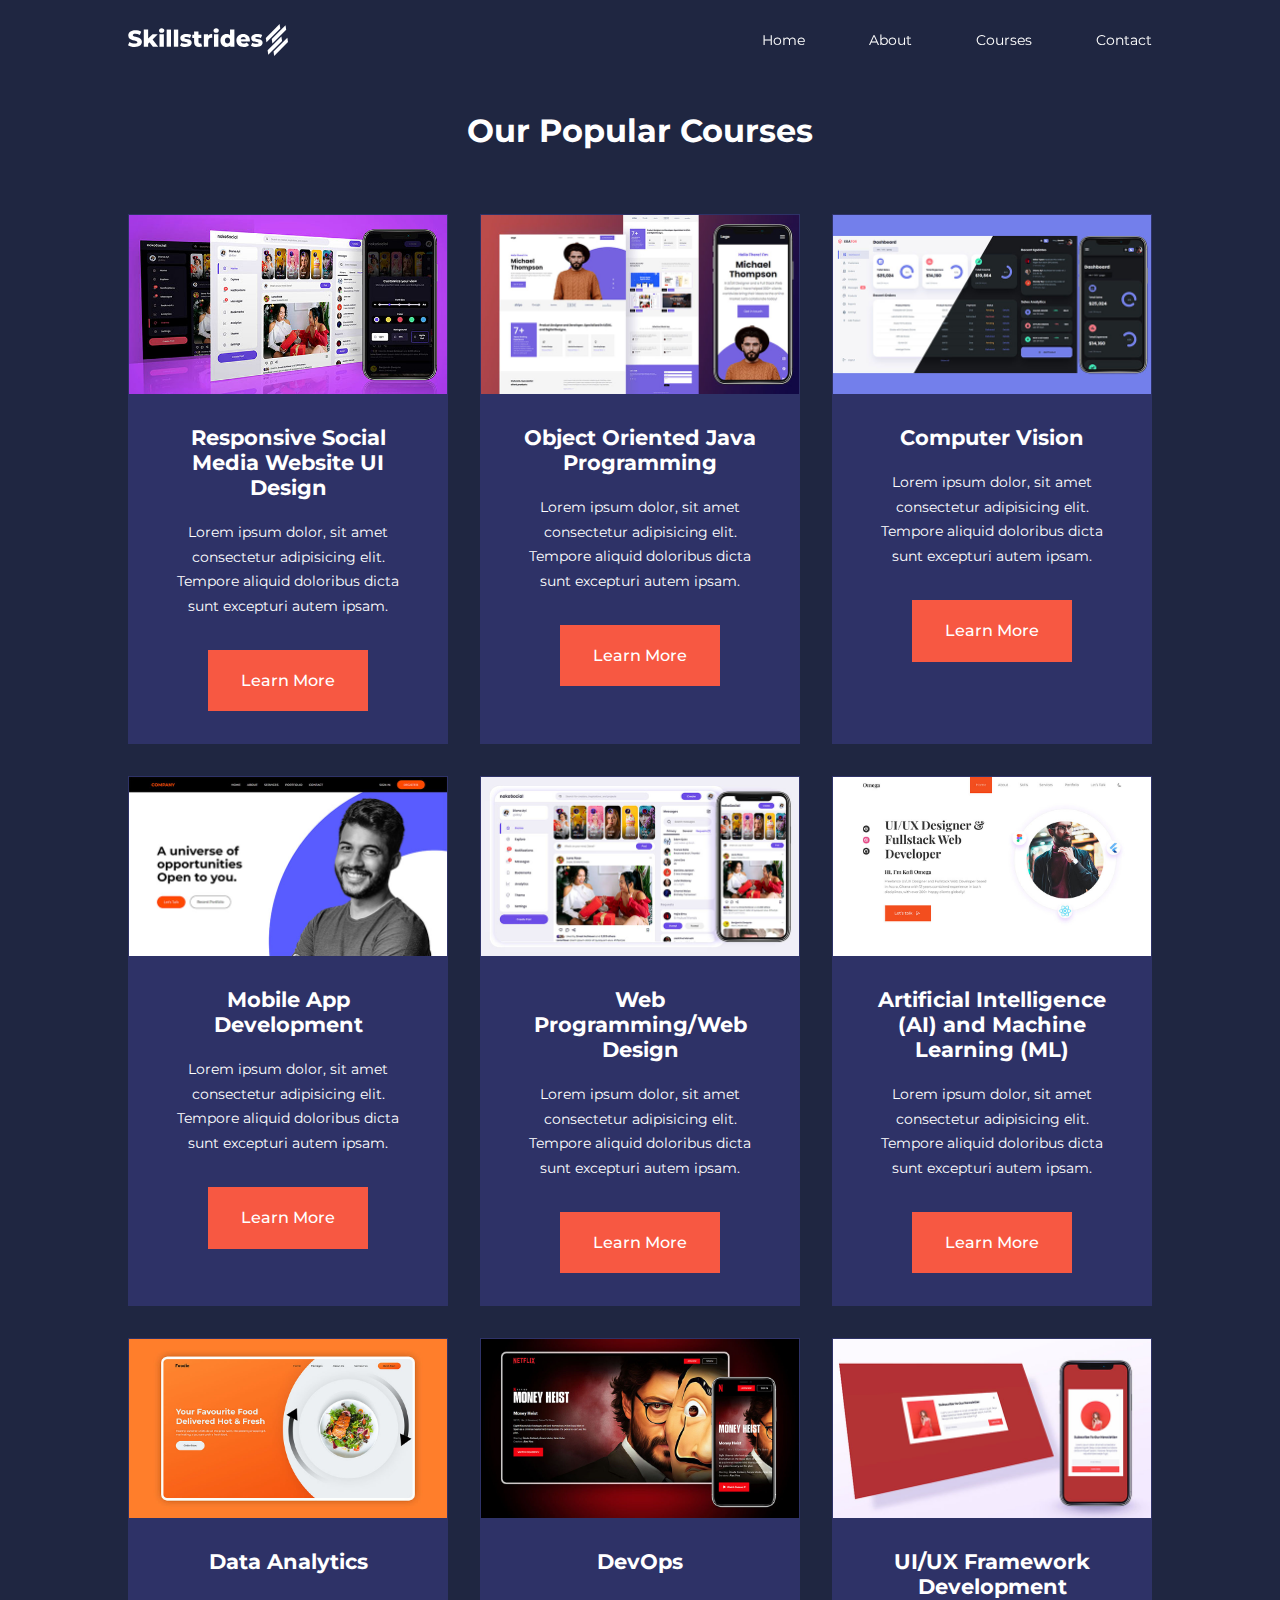
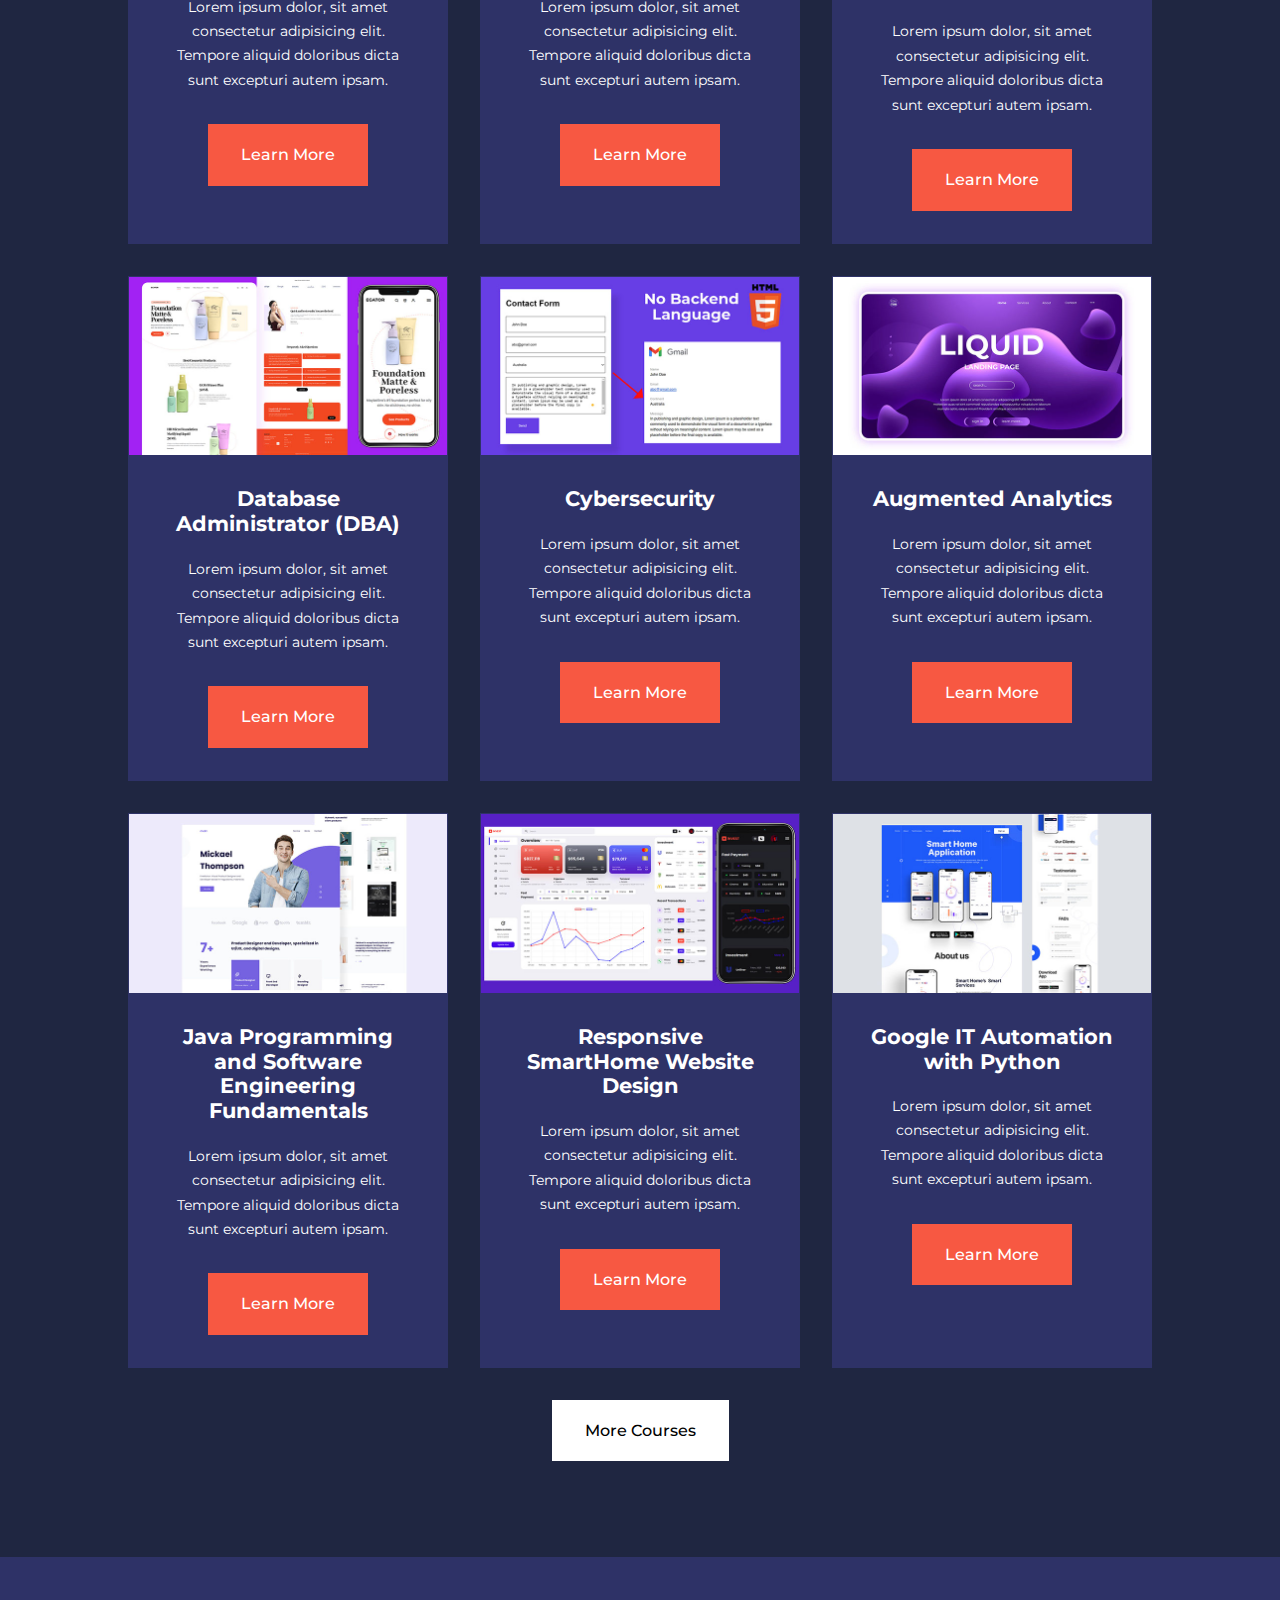
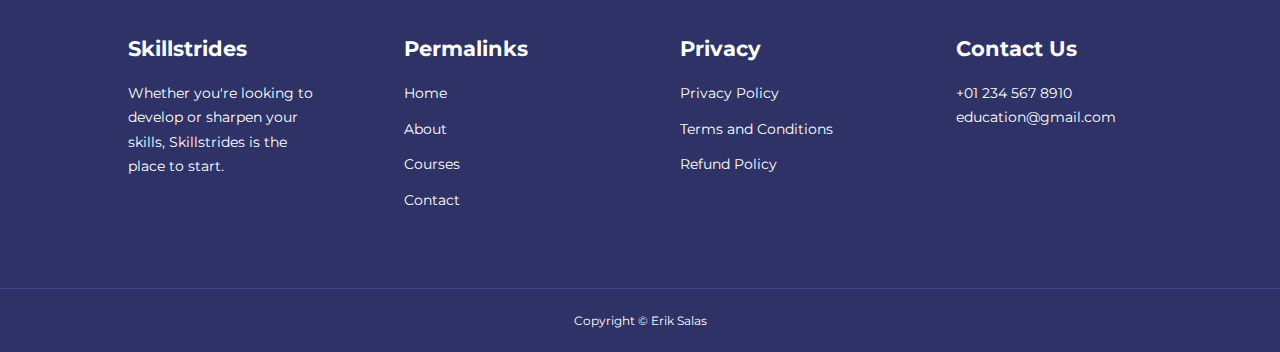
<file: courses.html>
<!DOCTYPE html>
<html lang="en">

<head>
  <meta charset="UTF-8">
  <meta http-equiv="X-UA-Compatible" content="IE=edge">
  <meta name="viewport" content="width=device-width, initial-scale=1.0">
  <title>Skillstrides</title>

  <!-- ICONSCOUT CDN -->
  <link rel="stylesheet" href="https://unicons.iconscout.com/release/v2.1.6/css/unicons.css">

  <!-- GOOGLE FONTS (MONTSERRAT) -->
  <link rel="preconnect" href="https://fonts.googleapis.com">
  <link rel="preconnect" href="https://fonts.gstatic.com" crossorigin>
  <link href="https://fonts.googleapis.com/css2?family=Montserrat:wght@300;400;500;600;700;800;900&display=swap"
    rel="stylesheet">

  <!-- STYLESHEETS -->
  <link rel="stylesheet" href="./css/style.css">
  <style>
    .courses {
      margin-top: 1rem;
    }
  </style>

</head>

<body>
  <!-- =========================== NAVBAR =========================== -->
  <nav>
    <div class="container nav__container">
      <a href="index.html">
        <img class="logo" src="images/skillstrideslogo.svg" alt="">
      </a>
      <ul class="nav__menu">
        <li><a href="index.html">Home</a></li>
        <li><a href="about.html">About</a></li>
        <li><a href="courses.html">Courses</a></li>
        <li><a href="contact.html">Contact</a></li>
      </ul>
      <button id="open-menu-btn"><i class="uil uil-bars"></i></button>
      <button id="close-menu-btn"><i class="uil uil-multiply"></i></i></button>
    </div>
  </nav>
  <!-- =========================== END OF NAVBAR 
  =========================== -->

  <!-- =========================== SECTION: COURSES =========================== -->
  <section class="courses">
    <h2>Our Popular Courses</h2>
    <div class="container courses__container">
      <article class="course">
        <div class="course__image">
          <img src="./images/course1.jpg" alt="Course 1">
        </div>
        <div class="course__info">
          <h4>Responsive Social Media Website UI Design</h4>
          <p>Lorem ipsum dolor, sit amet consectetur adipisicing elit. Tempore aliquid doloribus dicta sunt excepturi
            autem ipsam.</p>
          <a href="courses.html" class="btn btn-primary">Learn More</a>
        </div>
      </article>

      <article class="course">
        <div class="course__image">
          <img src="./images/course2.jpg" alt="Course 1">
        </div>
        <div class="course__info">
          <h4>Object Oriented Java Programming</h4>
          <p>Lorem ipsum dolor, sit amet consectetur adipisicing elit. Tempore aliquid doloribus dicta sunt excepturi
            autem ipsam.</p>
          <a href="courses.html" class="btn btn-primary">Learn More</a>
        </div>
      </article>

      <article class="course">
        <div class="course__image">
          <img src="./images/course3.jpg" alt="Course 1">
        </div>
        <div class="course__info">
          <h4> Computer Vision</h4>
          <p>Lorem ipsum dolor, sit amet consectetur adipisicing elit. Tempore aliquid doloribus dicta sunt excepturi
            autem ipsam.</p>
          <a href="courses.html" class="btn btn-primary">Learn More</a>
        </div>
      </article>
      <article class="course">
        <div class="course__image">
          <img src="./images/course5.jpg" alt="Course 1">
        </div>
        <div class="course__info">
          <h4>Mobile App Development</h4>
          <p>Lorem ipsum dolor, sit amet consectetur adipisicing elit. Tempore aliquid doloribus dicta sunt excepturi
            autem ipsam.</p>
          <a href="courses.html" class="btn btn-primary">Learn More</a>
        </div>
      </article>

      <article class="course">
        <div class="course__image">
          <img src="./images/course6.jpg" alt="Course 1">
        </div>
        <div class="course__info">
          <h4>Web Programming/Web Design</h4>
          <p>Lorem ipsum dolor, sit amet consectetur adipisicing elit. Tempore aliquid doloribus dicta sunt excepturi
            autem ipsam.</p>
          <a href="courses.html" class="btn btn-primary">Learn More</a>
        </div>
      </article>

      <article class="course">
        <div class="course__image">
          <img src="./images/course7.jpg" alt="Course 1">
        </div>
        <div class="course__info">
          <h4>Artificial Intelligence (AI) and Machine Learning (ML) </h4>
          <p>Lorem ipsum dolor, sit amet consectetur adipisicing elit. Tempore aliquid doloribus dicta sunt excepturi
            autem ipsam.</p>
          <a href="courses.html" class="btn btn-primary">Learn More</a>
        </div>
      </article>
      <article class="course">
        <div class="course__image">
          <img src="./images/course8.jpg" alt="Course 1">
        </div>
        <div class="course__info">
          <h4>Data Analytics</h4>
          <p>Lorem ipsum dolor, sit amet consectetur adipisicing elit. Tempore aliquid doloribus dicta sunt excepturi
            autem ipsam.</p>
          <a href="courses.html" class="btn btn-primary">Learn More</a>
        </div>
      </article>

      <article class="course">
        <div class="course__image">
          <img src="./images/course9.jpg" alt="Course 1">
        </div>
        <div class="course__info">
          <h4> DevOps</h4>
          <p>Lorem ipsum dolor, sit amet consectetur adipisicing elit. Tempore aliquid doloribus dicta sunt excepturi
            autem ipsam.</p>
          <a href="courses.html" class="btn btn-primary">Learn More</a>
        </div>
      </article>

      <article class="course">
        <div class="course__image">
          <img src="./images/course10.jpg" alt="Course 1">
        </div>
        <div class="course__info">
          <h4> UI/UX Framework Development</h4>
          <p>Lorem ipsum dolor, sit amet consectetur adipisicing elit. Tempore aliquid doloribus dicta sunt excepturi
            autem ipsam.</p>
          <a href="courses.html" class="btn btn-primary">Learn More</a>
        </div>
      </article>
      <article class="course">
        <div class="course__image">
          <img src="./images/course13.jpg" alt="Course 1">
        </div>
        <div class="course__info">
          <h4>Database Administrator (DBA)</h4>
          <p>Lorem ipsum dolor, sit amet consectetur adipisicing elit. Tempore aliquid doloribus dicta sunt excepturi
            autem ipsam.</p>
          <a href="courses.html" class="btn btn-primary">Learn More</a>
        </div>
      </article>

      <article class="course">
        <div class="course__image">
          <img src="./images/course14.jpg" alt="Course 1">
        </div>
        <div class="course__info">
          <h4>Cybersecurity</h4>
          <p>Lorem ipsum dolor, sit amet consectetur adipisicing elit. Tempore aliquid doloribus dicta sunt excepturi
            autem ipsam.</p>
          <a href="courses.html" class="btn btn-primary">Learn More</a>
        </div>
      </article>

      <article class="course">
        <div class="course__image">
          <img src="./images/course15.jpg" alt="Course 1">
        </div>
        <div class="course__info">
          <h4>Augmented Analytics</h4>
          <p>Lorem ipsum dolor, sit amet consectetur adipisicing elit. Tempore aliquid doloribus dicta sunt excepturi
            autem ipsam.</p>
          <a href="courses.html" class="btn btn-primary">Learn More</a>
        </div>
      </article>
      <article class="course">
        <div class="course__image">
          <img src="./images/course16.jpg" alt="Course 1">
        </div>
        <div class="course__info">
          <h4>Java Programming and Software Engineering Fundamentals</h4>
          <p>Lorem ipsum dolor, sit amet consectetur adipisicing elit. Tempore aliquid doloribus dicta sunt excepturi
            autem ipsam.</p>
          <a href="courses.html" class="btn btn-primary">Learn More</a>
        </div>
      </article>

      <article class="course">
        <div class="course__image">
          <img src="./images/course17.jpg" alt="Course 1">
        </div>
        <div class="course__info">
          <h4>Responsive SmartHome Website Design</h4>
          <p>Lorem ipsum dolor, sit amet consectetur adipisicing elit. Tempore aliquid doloribus dicta sunt excepturi
            autem ipsam.</p>
          <a href="courses.html" class="btn btn-primary">Learn More</a>
        </div>
      </article>

      <article class="course">
        <div class="course__image">
          <img src="./images/course18.jpg" alt="Course 1">
        </div>
        <div class="course__info">
          <h4>Google IT Automation with Python</h4>
          <p>Lorem ipsum dolor, sit amet consectetur adipisicing elit. Tempore aliquid doloribus dicta sunt excepturi
            autem ipsam.</p>
          <a href="courses.html" class="btn btn-primary">Learn More</a>
        </div>
      </article>
    </div>
    <p class="course__more"><a href="#" class="btn">More Courses</a></p>
  </section>

  <!-- =========================== END OF SECTION: COURSES
  =========================== -->


  <!-- =========================== SECTION: FOOTER =========================== -->
  <footer>
    <div class="container footer__container">
      <div class="footer__1">
        <a href="index.html" class="footer__logo">
          <h4>Skillstrides</h4>
        </a>
        <p>Whether you're looking to develop or sharpen your skills, Skillstrides is the place to start.</p>
      </div>

      <div class="footer__2">
        <h4>Permalinks</h4>
        <ul class="permalinks">
          <li><a href="index.html">Home</a></li>
          <li><a href="about.html">About</a></li>
          <li><a href="courses.html">Courses</a></li>
          <li><a href="contact.html">Contact</a></li>
        </ul>
      </div>

      <div class="footer__3">
        <h4>Privacy</h4>
        <ul class="privacy">
          <li><a href="#">Privacy Policy</a></li>
          <li><a href="#">Terms and Conditions</a></li>
          <li><a href="#">Refund Policy</a></li>
        </ul>
      </div>

      <div class="footer__4">
        <h4>Contact Us</h4>
        <div>
          <p>+01 234 567 8910</p>
          <p>education@gmail.com</p>
        </div>
        <ul class="footer__socials">
          <li><a href="#"><i class="uil uil-facebook-f"></i></a></li>
          <li><a href="#"><i class="uil uil-instagram-alt"></i></a></li>
          <li><a href="#"><i class="uil uil-twitter"></i></a></li>
          <li><a href="#"><i class="uil uil-linkedin-alt"></i></a></li>
        </ul>
      </div>
    </div>

    <div class="footer__copyright">
      <small>Copyright &copy; Erik Salas</small>
    </div>
  </footer>


  <!-- =========================== END OF SECTION: FOOTER
  =========================== -->

  <!-- =========================== SECTION: OVERLAY =========================== -->
  <div class="overlay"></div>

  <!-- =========================== END OF SECTION: OVERLAY
    =========================== -->


  <script src="./main.js"></script>
</body>

</html>
</file>
<file: css/style.css>
* {
  margin: 0;
  padding: 0;
  border: 0;
  outline: 0;
  text-decoration: none;
  list-style: none;
  box-sizing: border-box;
}

:root {
  --color-primary: #6c63ff;
  --color-success: #00bf8e;
  --color-warning: #f7c94b;
  --color-danger: #f75842;
  --color-warning-variant: rgba(247, 88, 66, 0.4);
  --color-white: #fff;
  --color-light: rgba(255, 255, 255, 0.7);
  --color-black: #000;
  --color-bg: #1f2641;
  --color-bg1: #2e3267;
  --color-bg2: #424890;

  --container-width-lg: 80%;
  --container-width-md: 90%;
  --container-width-sm: 94%;

  --transition: all 400ms ease;
}

body {
  font-family: "Montserrat", sans-serif;
  line-height: 1.7;
  color: var(--color-white);
  background: var(--color-bg);
}

.container {
  width: var(--container-width-lg);
  margin: 0 auto;
}

section {
  padding: 6rem 0;
}

section h2 {
  text-align: center;
  margin-bottom: 4rem;
}

h1,
h2,
h3,
h4,
h5 {
  line-height: 1.2;
}

h1 {
  font-size: 2.4rem;
}

h2 {
  font-size: 2rem;
}

h3 {
  font-size: 1.6rem;
}

h4 {
  font-size: 1.3rem;
}

a {
  color: var(--color-white);
}

img {
  width: 100%;
  display: block;
  object-fit: cover;
}

.btn {
  display: inline-block;
  background: var(--color-white);
  color: var(--color-black);
  padding: 1rem 2rem;
  border: 1px solid transparent;
  font-weight: 500;
  transition: var(--transition);
}

.btn:hover {
  background: transparent;
  color: var(--color-white);
  border-color: var(--color-white);
}

.btn-primary {
  background: var(--color-danger);
  color: var(--color-white);
}

/* =========================== NAVBAR =========================== */
/* .logo__container {
  height: 34px;
  width: 170px;
} */

.logo {
  /* width: 170px;
  height: auto; */
  /* height: 1rem; */
  width: 10rem;
}
nav {
  background: transparent;
  width: 100vw;
  height: 5rem;
  position: fixed;
  top: 0;
  z-index: 101;
}

/* change navbar styles on scroll using JavaScript */
.window-scroll {
  background: var(--color-primary);
  box-shadow: 0 1rem 2rem rgba(0, 0, 0, 0.2);
}

.nav__container {
  height: 100%;
  display: flex;
  justify-content: space-between;
  align-items: center;
}

nav button {
  display: none;
}

.nav__menu {
  display: flex;
  align-items: center;
  gap: 4rem;
}

.nav__menu a {
  font-size: 0.9rem;
  transition: var(--transition);
}

.nav__menu a:hover {
  color: var(--color-bg2);
}

/* =========================== HEADER =========================== */
header {
  position: relative;
  top: 5rem;
  overflow: hidden;
  height: 70vh;
  margin-bottom: 5rem;
}

.header__container {
  display: grid;
  grid-template-columns: 1fr 1fr;
  align-items: center;
  gap: 5rem;
  height: 100%;
}

.header__left p {
  margin: 1rem 0 2.4rem;
}

/* =========================== CATEGORIES =========================== */
.categories {
  background: var(--color-bg1);
  height: 32rem;
}

.categories h1 {
  line-height: 1;
  margin-bottom: 3rem;
}

.categories__container {
  display: grid;
  grid-template-columns: 40% 60%;
}

.categories__left {
  margin-right: 4rem;
}

.categories__left p {
  margin: 1rem 0 3rem;
}

.categories__right {
  display: grid;
  grid-template-columns: repeat(3, 1fr);
  gap: 1.2rem;
}

.category {
  background: var(--color-bg2);
  padding: 2rem;
  border-radius: 2rem;
  transition: var(--transition);
}

.category:hover {
  box-shadow: 0 3rem 3rem rgba(0, 0, 0, 0.3);
  z-index: 1;
}

.category:nth-child(2) .category__icon {
  background: var(--color-danger);
}
.category:nth-child(3) .category__icon {
  background: var(--color-success);
}
.category:nth-child(4) .category__icon {
  background: var(--color-warning);
}
.category:nth-child(5) .category__icon {
  background: var(--color-success);
}

.category__icon {
  background: var(--color-primary);
  padding: 0.7rem;
  border-radius: 0.9rem;
}

.category h5 {
  margin: 2rem 0 1rem;
}

.category p {
  font-size: 0.85rem;
}

/* =========================== SECTION: COURSES =========================== */

.courses {
  margin-top: 10rem;
}

.courses__container {
  display: grid;
  grid-template-columns: repeat(3, 1fr);
  gap: 2rem;
}

.course {
  background: var(--color-bg1);
  text-align: center;
  border: 1px solid transparent;
  transition: var(--transition);
}

.course:hover {
  background: transparent;
  border-color: var(--color-primary);
}

.course__info {
  padding: 2rem;
}

.course__info p {
  margin: 1.2rem 0 2rem;
  font-size: 0.9rem;
}

.course__more {
  text-align: center;
  margin: 2rem 0 0 0;
}

/* =========================== SECTION: FAQs =========================== */
.faqs {
  background: var(--color-bg1);
  box-shadow: inset 0 0 3rem rgba(0, 0, 0, 0.5);
}

.faqs__container {
  display: grid;
  grid-template-columns: 1fr 1fr;
  gap: 1rem;
}

.faq {
  padding: 2rem;
  display: flex;
  align-items: center;
  gap: 1.4rem;
  height: fit-content;
  background: var(--color-primary);
  cursor: pointer;
}

.faq h4 {
  font-size: 1rem;
  line-height: 2.2;
}

.faq__icon {
  align-self: flex-start;
  font-size: 1.2rem;
}

.faq p {
  margin-top: 0.8rem;
  display: none;
}

.faq.open p {
  display: block;
}

/* =========================== SECTION: TESTIMONIALS =========================== */
.testimonials__container {
  overflow-x: hidden;
  position: relative;
  margin-bottom: 5rem;
}

.testimonial {
  padding-top: 2rem;
}

.avatar {
  width: 6rem;
  height: 6rem;
  border-radius: 50%;
  overflow: hidden;
  margin: 0 auto 1rem;
  border: 1rem solid var(--color-bg1);
}

.testimonial__info {
  text-align: center;
}

.testimonial__body {
  background: var(--color-primary);
  padding: 2rem;
  margin-top: 3rem;
  position: relative;
}

.testimonial__body::before {
  content: "";
  display: block;
  background: linear-gradient(
    135deg,
    transparent,
    var(--color-primary),
    var(--color-primary),
    var(--color-primary)
  );
  width: 3rem;
  height: 3rem;
  position: absolute;
  left: 45%;
  top: -1.5rem;
  transform: rotate(45deg);
}
/* =========================== SECTION: OVERLAY =========================== */

body {
  position: relative;
}
.overlay {
  position: absolute;
  top: 0;
  left: 0;
  right: 0;
  bottom: 0;
  background-color: transparent;
  z-index: 100;
  display: none;
}
/* =========================== SECTION: FOOTER =========================== */
footer {
  background: var(--color-bg1);
  padding-top: 5rem;
  font-size: 0.9rem;
}

.footer__container {
  display: grid;
  grid-template-columns: repeat(4, 1fr);
  gap: 5rem;
}

.footer__logo img {
  width: 100px;
}

.footer__container > div h4 {
  margin-bottom: 1.2rem;
}

.footer__1 p {
  margin: 0 0 2rem;
}

footer ul li {
  margin-bottom: 0.7rem;
}

footer ul li a:hover {
  text-decoration: underline;
}

.footer__socials {
  display: flex;
  gap: 1rem;
  font-size: 1.2rem;
  margin-top: 2rem;
}

.footer__copyright {
  text-align: center;
  margin-top: 4rem;
  padding: 1.2rem 0;
  border-top: 1px solid var(--color-bg2);
}
/* =========================== MEDIA QUERIES: TABLESTS =========================== */
@media screen and (max-width: 1024px) {
  .container {
    width: var(--container-width-md);
  }

  h1 {
    font-size: 2.2rem;
  }

  h2 {
    font-size: 1.7rem;
  }

  h3 {
    font-size: 1.4rem;
  }

  h4 {
    font-size: 1.2rem;
  }

  /* ======= NAVBAR ======= */

  nav button {
    display: inline-block;
    background: transparent;
    font-size: 1.8rem;
    color: var(--color-white);
    cursor: pointer;
  }

  nav button#close-menu-btn {
    display: none;
  }

  .nav__menu {
    position: fixed;
    top: 5rem;
    right: 5%;
    height: fit-content;
    width: 18rem;
    flex-direction: column;
    gap: 0;
    display: none;
  }

  .nav__menu li {
    width: 100%;
    height: 5.8rem;
    animation: animateNavItems 400ms linear forwards;
    transform-origin: top right;
    opacity: 0;
  }

  .nav__menu li:nth-child(2) {
    animation-delay: 200ms;
  }

  .nav__menu li:nth-child(3) {
    animation-delay: 400ms;
  }

  .nav__menu li:nth-child(4) {
    animation-delay: 600ms;
  }

  @keyframes animateNavItems {
    0% {
      transform: rotateZ(-90deg) rotateX(90deg) scale(0.1);
    }
    100% {
      transform: rotate(0) rotateX(0) scale(1);
      opacity: 1;
    }
  }

  .nav__menu li a {
    background: var(--color-primary);
    box-shadow: -4rem 6rem 10rem rgba(0, 0, 0, 0.6);
    width: 100%;
    height: 100%;
    display: grid;
    place-items: center;
  }

  .nav__menu li a:hover {
    background: var(--color-bg2);
    color: var(--color-white);
  }

  /* ======= HEADER ======= */
  header {
    height: 52vh;
    margin-bottom: 4rem;
  }

  .header__container {
    gap: 0;
    padding-bottom: 3rem;
  }

  /* ======= CATEGORIES ======= */
  .categories {
    height: auto;
  }

  .categories__container {
    grid-template-columns: 1fr;
    gap: 3rem;
  }

  .categories__left {
    margin-right: 0;
  }

  /* ======= POPULAR COURSES ======= */
  .courses {
    margin-top: 0;
  }

  .courses__container {
    grid-template-columns: 1fr 1fr;
  }

  /* ======= FAQs ======= */
  .faqs__container {
    grid-template-columns: 1fr;
  }

  .faq {
    padding: 1.5rem;
  }

  /* ======= FOOTER ======= */
  .footer__container {
    grid-template-columns: 1fr 1fr;
  }
}
/* =========================== MEDIA QUERIES: PHONES =========================== */
@media screen and (max-width: 600px) {
  .container {
    width: var(--container-width-sm);
  }

  /* ======= NAVBAR ======= */
  .nav__menu {
    right: 3%;
  }

  /* ======= HEADER ======= */
  header {
    height: 100vh;
  }

  .header__container {
    grid-template-columns: 1fr;
    text-align: center;
    margin-top: 0;
  }

  .header__left p {
    margin-bottom: 1.3rem;
  }

  /* ======= CATEGORIES ======= */
  .categories__right {
    grid-template-columns: 1fr 1fr;
    gap: 0.7rem;
  }

  .category {
    padding: 1rem;
    border-radius: 1rem;
  }

  .category__icon {
    margin-top: 4px;
    display: inline-block;
  }

  /* ======= POPULAR COURSES ======= */
  .courses__container {
    grid-template-columns: 1fr;
  }

  /* ======= TESTIMONIALS ======= */
  .testimonial__body {
    padding: 1.2rem;
  }

  /* ======= FOOTER ======= */
  .footer__container {
    grid-template-columns: 1fr;
    text-align: center;
    gap: 2rem;
  }

  .footer__1 p {
    margin: 1rem auto;
  }

  .footer__socials {
    justify-content: center;
  }
}
</file>
<file: css/about.css>
/* =========================== ACHIEVEMENTS =========================== */
.about__achievements {
  margin-top: 3rem;
}

.about__achievements-container {
  display: grid;
  grid-template-columns: 40% 60%;
  gap: 5rem;
}

.about__achievements-right > p {
  margin: 1.6rem 0 2.5rem;
}

.achievements__cards {
  display: grid;
  grid-template-columns: repeat(3, 1fr);
  gap: 1.5rem;
}

.achievement__card {
  background: var(--color-bg1);
  padding: 1.6rem;
  border-radius: 1rem;
  text-align: center;
  transition: var(--transition);
}

.achievement__card:hover {
  background: var(--color-bg2);
  box-shadow: 0 3rem 3rem rgba(0, 0, 0, 0.3);
}

.achievement__icon {
  background: var(--color-danger);
  padding: 0.6rem;
  border-radius: 1rem;
  display: inline-block;
  margin-bottom: 2rem;
  font-size: 2rem;
}

.achievement__card:nth-child(2) .achievement__icon {
  background: var(--color-success);
}

.achievement__card:nth-child(3) .achievement__icon {
  background: var(--color-primary);
}

.achievement__card p {
  margin-top: 1rem;
}

/* =========================== TEAM =========================== */
.team {
  background: var(--color-bg1);
  box-shadow: inset 0 0 3rem rgba(0, 0, 0, 0.5);
}

.team__container {
  display: grid;
  grid-template-columns: repeat(4, 1fr);
  gap: 2rem;
}

.team__member {
  background: var(--color-bg2);
  padding: 2rem;
  border: 1px solid transparent;
  transition: var(--transition);
  position: relative;
  overflow: hidden;
}

.team__member:hover {
  background: transparent;
  border-color: var(--color-primary);
}

.team__member-image img {
  filter: saturate(0);
}

.team__member:hover img {
  filter: saturate(1);
}

.team__member-info * {
  text-align: center;
  margin-top: 1.4rem;
}

.team__member-info p {
  color: var(--color-light);
}

.team__member-socials {
  position: absolute;
  top: 50%;
  transform: translateY(-50%);
  right: -100%;
  display: flex;
  flex-direction: column;
  background: var(--color-primary);
  border-radius: 1rem 0 0 1rem;
  box-shadow: -2rem 0 2rem rgba(0, 0, 0, 0.3);
  transition: var(--transition);
}

.team__member:hover .team__member-socials {
  right: 0;
}

.team__member-socials a {
  padding: 1rem;
}

/* =========================== MEDIA QUERIES: TABLESTS =========================== */
@media screen and (max-width: 1024px) {
  .about__achievements {
    margin-top: 2rem;
  }

  .about__achievements-container {
    grid-template-columns: 1fr;
    gap: 4rem;
  }

  .about__achievements-left {
    width: 80%;
    margin: 0 auto;
  }

  .team__container {
    grid-template-columns: repeat(3, 1fr);
    gap: 1.5rem;
  }

  .team__member {
    padding: 1rem;
  }
}

/* =========================== MEDIA QUERIES: TABLESTS =========================== */
@media screen and (max-width: 600px) {
  .achievements__cards {
    grid-template-columns: 1fr 1fr;
    gap: 0.7rem;
  }

  .team__container {
    grid-template-columns: 1fr 1fr;
    gap: 0.7rem;
  }

  .team__member {
    padding: 0;
  }

  .team__member p {
    margin-bottom: 1.5rem;
  }
}
</file>
<file: css/contact.css>
.contact__container {
  background: var(--color-bg1);
  padding: 4rem;
  display: grid;
  grid-template-columns: 40% 60%;
  gap: 4rem;
  height: 30rem;
  margin: 7rem auto;
  border-radius: 1rem;
}

/* =========================== ASIDE =========================== */
.contact__aside {
  background: var(--color-primary);
  padding: 3rem;
  border-radius: 1rem;
  position: relative;
  bottom: 10rem;
}

.aside__image {
  width: 12rem;
  margin-bottom: 2rem;
}

.contact__aside h2 {
  text-align: left;
  margin-bottom: 1rem;
}

.contact__aside p {
  font-size: 0.9rem;
  margin-bottom: 2rem;
}

.contact__details li {
  display: flex;
  gap: 1rem;
  align-items: center;
  margin-bottom: 1rem;
}

.contact__socials {
  display: flex;
  gap: 0.8rem;
  margin-top: 3rem;
}

.contact__socials a {
  background: var(--color-bg2);
  padding: 0.5rem;
  border-radius: 50%;
  font-size: 0.9rem;
  transition: var(--transition);
}

.contact__socials a:hover {
  background: transparent;
}

/* =========================== FORM =========================== */
.contact__form {
  display: flex;
  flex-direction: column;
  gap: 1.2rem;
  margin-right: 4rem;
}

.form__name {
  display: flex;
  gap: 1.2rem;
}

.contact__form input[type="text"] {
  width: 50%;
}

input,
textarea {
  width: 100%;
  padding: 1rem;
  background: var(--color-bg);
  color: var(--color-white);
}

.contact__form .btn {
  width: max-content;
  margin-top: 1rem;
  cursor: pointer;
}

/* =========================== MEDIA QUERIES: TABLESTS =========================== */
@media screen and (max-width: 1024px) {
  .contact {
    padding-bottom: 0;
  }

  .contact__container {
    gap: 1.5rem;
    margin-top: 3rem;
    height: auto;
    padding: 1.5rem;
  }

  .contact__aside {
    width: auto;
    padding: 1.5rem;
    bottom: 0;
  }

  .contact__form {
    align-self: center;
    margin-right: 1.5rem;
  }
}

/* =========================== MEDIA QUERIES: (PHONES) =========================== */
@media screen and (max-width: 600px) {
  .contact__container {
    grid-template-columns: 1fr;
    gap: 3rem;
    margin-top: 0;
    padding: 0;
  }

  .contact__form {
    margin: 0 1.5rem 3rem;
  }

  .form__name {
    flex-direction: column;
  }

  .form__name input[type="text"] {
    width: 100%;
  }
}
</file>
